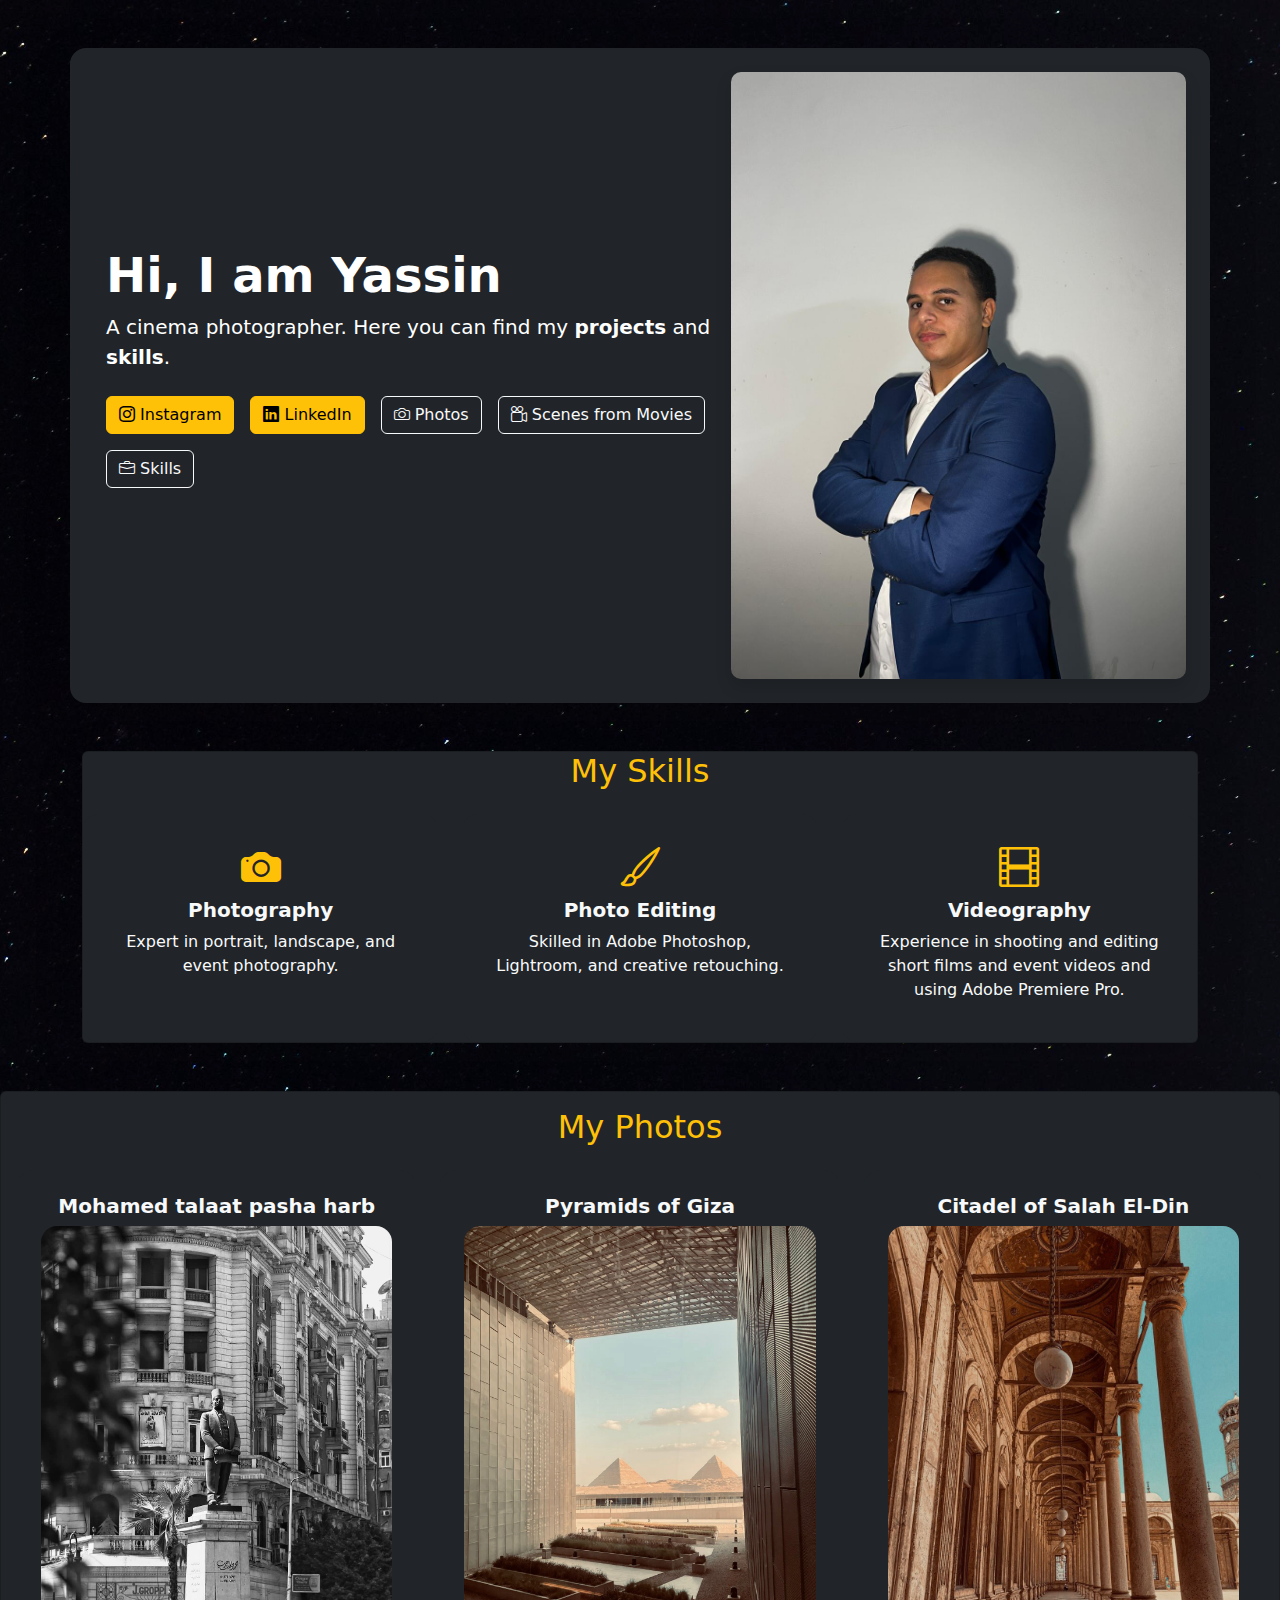
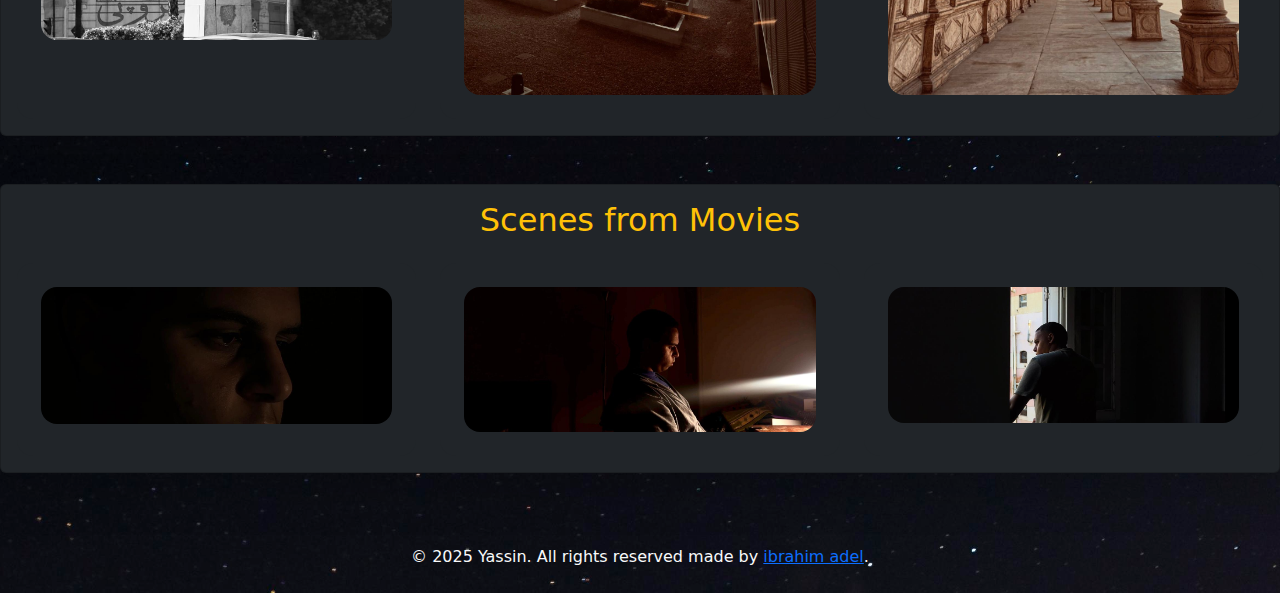
<file: index.html>
<!DOCTYPE html>
<html lang="en">
<head>
    <meta charset="UTF-8">
    <meta name="viewport" content="width=device-width, initial-scale=1.0">
    <title>portfolio</title>
    <link rel="stylesheet" href="https://cdnjs.cloudflare.com/ajax/libs/font-awesome/6.4.0/css/all.min.css">
    
    <link href="https://cdn.jsdelivr.net/npm/bootstrap@5.3.3/dist/css/bootstrap.min.css" rel="stylesheet">
    <link rel="stylesheet" href="https://cdn.jsdelivr.net/npm/bootstrap-icons@1.11.3/font/bootstrap-icons.css" integrity="sha384-tViUnnbYAV00FLIhhi3v/dWt3Jxw4gZQcNoSCxCIFNJVCx7/D55/wXsrNIRANwdD" crossorigin="anonymous">
    <link rel="stylesheet" href="style.css">
</head>
<body class="bg-light">
            <div id="loader">
                <div id="emoji">📷</div>
                <p style="font-size:1.2rem; margin-top:10px;">Loading...</p>
            </div>
    <div class="container mt-5">
        
        <div class="row align-items-center text-bg-dark rounded-4 shadow-lg p-4 flex-row-reverse">

            <div class="col-md-5 p-0 d-flex align-items-stretch">
                <img src="080b6319-a985-4fef-bf23-baceae7cf9b6.jpg" alt="yassin" class="w-100 h-100 shadow" style="object-fit: cover; min-height: 300px; max-height: 100%; border-radius: 10px;" loading="lazy">
            </div>
            <div class="col-md-7 text-md-start text-center">
                <h1 class="display-5 fw-bold mb-2">Hi, I am Yassin</h1>
                <p class="lead mb-4">A cinema photographer. Here you can find my <span class="fw-semibold">projects</span> and <span class="fw-semibold">skills</span>.</p>
                <div class="d-flex flex-wrap gap-3 mb-3 justify-content-md-start justify-content-center">
                    <a href="https://www.instagram.com/yassinmostafa___/" class="btn btn-warning"><i class="bi bi-instagram"></i> Instagram</a>
                    <a href="https://www.linkedin.com/in/yassin-mostafa-4613b5365/" class="btn btn-warning"><i class="bi bi-linkedin"></i> LinkedIn</a>
                    <a href="#photos" class="btn btn-outline-light"><i class="bi bi-camera"></i> Photos</a>
                    <a href="#scenes" class="btn btn-outline-light"><i class="bi bi-camera-reels"></i> Scenes from Movies</a>
                    <a href="#skills" class="btn btn-outline-light"><i class="bi bi-briefcase"></i> Skills</a>
                </div>
            </div>
        </div>
        <div id="skills" class="card mt-5 shadow-lg bg-dark text-light">
                <h2 class="mb-4 text-warning text-center">My Skills</h2>
                <div class="row g-4 justify-content-center">
                    <div class="col-md-4">
                        <div class="p-4 bg-dark text-center h-100 rounded-4">
                            <i class="bi bi-camera-fill fs-1 text-warning mb-2"></i>
                            <h5 class="fw-bold">Photography</h5>
                            <p>Expert in portrait, landscape, and event photography.</p>
                        </div>
                    </div>
                    <div class="col-md-4">
                        <div class="p-4 bg-dark text-center h-100 rounded-4">
                            <i class="bi bi-brush fs-1 text-warning mb-2"></i>
                            <h5 class="fw-bold">Photo Editing</h5>
                            <p>Skilled in Adobe Photoshop, Lightroom, and creative retouching.</p>
                        </div>
                    </div>
                    <div class="col-md-4">
                        <div class="p-4 bg-dark text-center h-100 rounded-4">
                            <i class="bi bi-film fs-1 text-warning mb-2"></i>
                            <h5 class="fw-bold">Videography</h5>
                            <p>Experience in shooting and editing short films and event videos and using Adobe Premiere Pro.</p>
                        </div>
                    </div>
                </div>
            </div>
        </div>
        <div id="photos" class="card mt-5 shadow-lg bg-dark text-light">
            <div class="card-body">
                <h2 class="mb-4 text-warning text-center">My Photos</h2>
                <div class="row g-4">
                    <div class="col-md-4">
                        <div class="p-4 bg-dark text-center h-100 rounded-4">
                            <h5 class="fw-bold">Mohamed talaat pasha harb</h5>
                            <img src="WhatsApp Image 2025-09-12 at 22.47.26.jpeg" class="img-fluid rounded-4" alt="Project Title 1" loading="lazy">
                        </div>
                    </div>
                    <div class="col-md-4">
                        <div class="p-4 bg-dark text-center h-100 rounded-4">
                            <h5 class="fw-bold">Pyramids of Giza</h5>
                            <img src="fd317403-e78f-4f6e-a441-ce89a1f887eb.jpg" class="img-fluid rounded-4" alt="Project Title 2" loading="lazy">
                        </div>
                    </div>
                    <div class="col-md-4">
                        <div class="p-4 bg-dark text-center h-100 rounded-4">
                            <h5 class="fw-bold">Citadel of Salah El-Din</h5>
                            <img src="052ffbdd-e935-42d3-a9cf-15ab538466cc.jpg" class="img-fluid rounded-4" alt="Project Title 3" loading="lazy">
                        </div>
                    </div>
                </div>
            </div>
        </div>
    
            <div id="scenes" class="card mt-5 shadow-lg bg-dark text-light">
                <div class="card-body">
                    <h2 class="mb-4 text-warning text-center">Scenes from Movies</h2>
                <div class="row g-4">
                    <div class="col-md-4">
                        <div class="p-4 bg-dark text-center h-100 rounded-4">

                            <img src="WhatsApp Image 2025-09-13 at 00.31.14.jpeg" class="img-fluid rounded-4" alt="Project Title 1" loading="lazy">
                        </div>
                    </div>
                    <div class="col-md-4">
                        <div class="p-4 bg-dark text-center h-100 rounded-4">

                            <img src="dd1338a0-1269-431e-a1d7-6a8a92ce994a.jpg" class="img-fluid rounded-4" alt="Project Title 2" loading="lazy">
                        </div>
                    </div>
                                        <div class="col-md-4">
                        <div class="p-4 bg-dark text-center h-100 rounded-4">

                            <img src="9897145d-da4b-4941-8425-b007f1d06172.jpg" class="img-fluid rounded-4" alt="Project Title 2" loading="lazy">
                        </div>
                    </div>
                    
 
 
                    </div>
                </div>
            </div>

        </div>
        <footer class="text-center py-4 mt-5 text-light">
            <p class="mb-0">&copy; 2025 Yassin. All rights reserved made by <a href="https://www.instagram.com/ibrahimadelyehia5/" target="_blank">ibrahim adel</a>.</p>
        </footer>

    </div>
    
<script src="loading.js"></script>
<script src="https://cdn.jsdelivr.net/npm/bootstrap@5.3.3/dist/js/bootstrap.min.js"></script>    
</body>
</html>
</file>
<file: style.css>
body {
    background-image: url("panoramic-view-sunset-night.jpg");
    background-size: cover;
    background-position: center;
}
</file>
